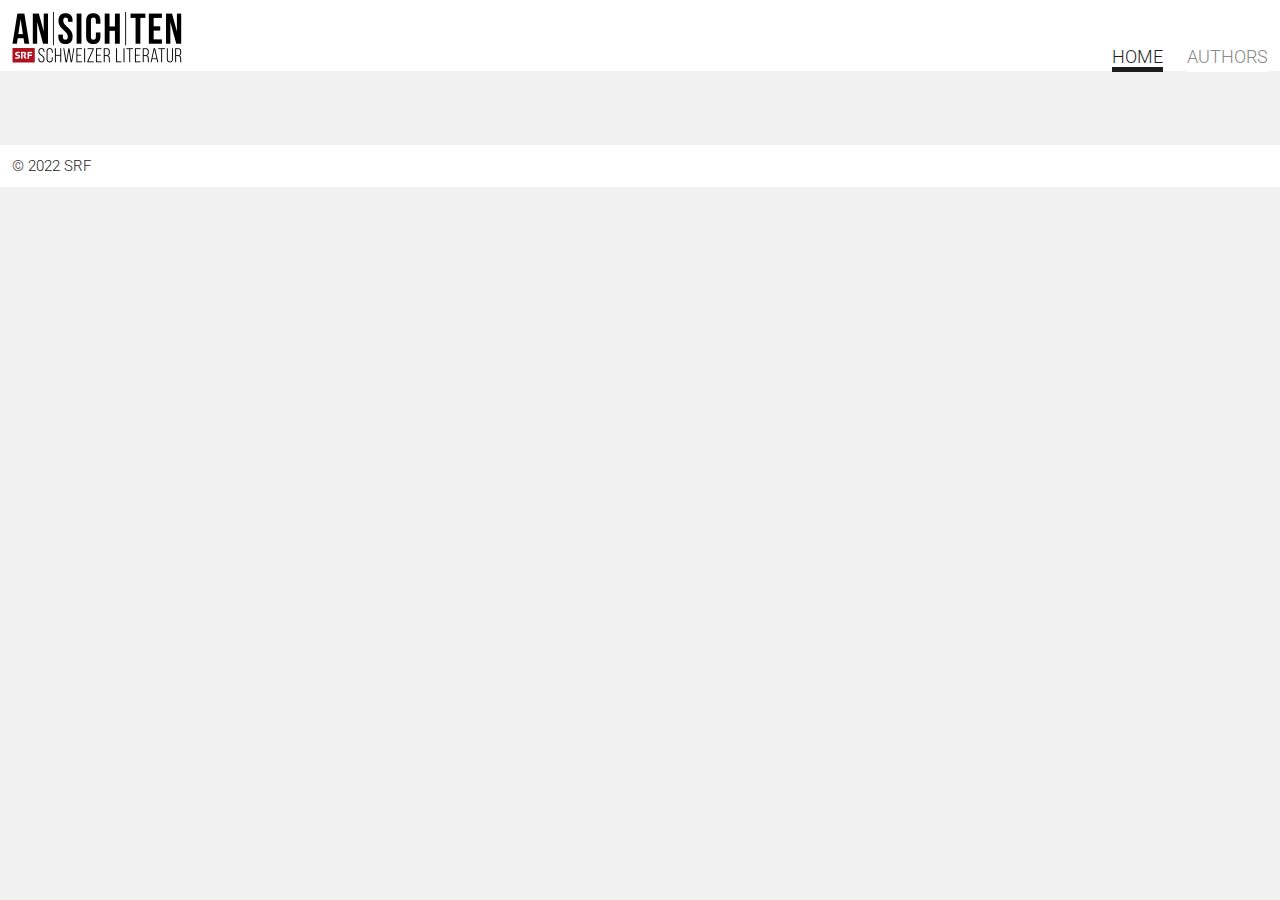
<file: authors/index.html>
<!DOCTYPE html>
<html lang="en">
<head>
    <meta charset="UTF-8">
    <meta http-equiv="X-UA-Compatible" content="IE=edge">
    <meta name="viewport" content="width=device-width, initial-scale=1.0">
    <link rel="preconnect" href="https://fonts.googleapis.com">
    <link rel="preconnect" href="https://fonts.gstatic.com" crossorigin>
    <link href="https://fonts.googleapis.com/css2?family=Roboto:wght@300;400;500;700&display=swap" rel="stylesheet"> 
    <link rel="stylesheet" href="style.css">
    <title>Swiss authors</title>
</head>
<body>
    <header>
        <a href="/"><img src="img/ansichten-literatur-srf-logo.png" alt="Logo Swiss Authors SRF"></a>
        <nav>
            <ul>
                <li class="active"><a href="/">Home</a></li>
                <li><a href="authours.html">Authors</a></li>
            </ul>
        </nav>
    </header>
    <main>
        <h1 class="sr-only">Swiss authors</h1>
        <ul>
            
        </ul>
    </main>
    <footer>
        &copy; 2022 SRF
    </footer>
    <script src="scripts.js"></script>
</body>
</html>
</file>
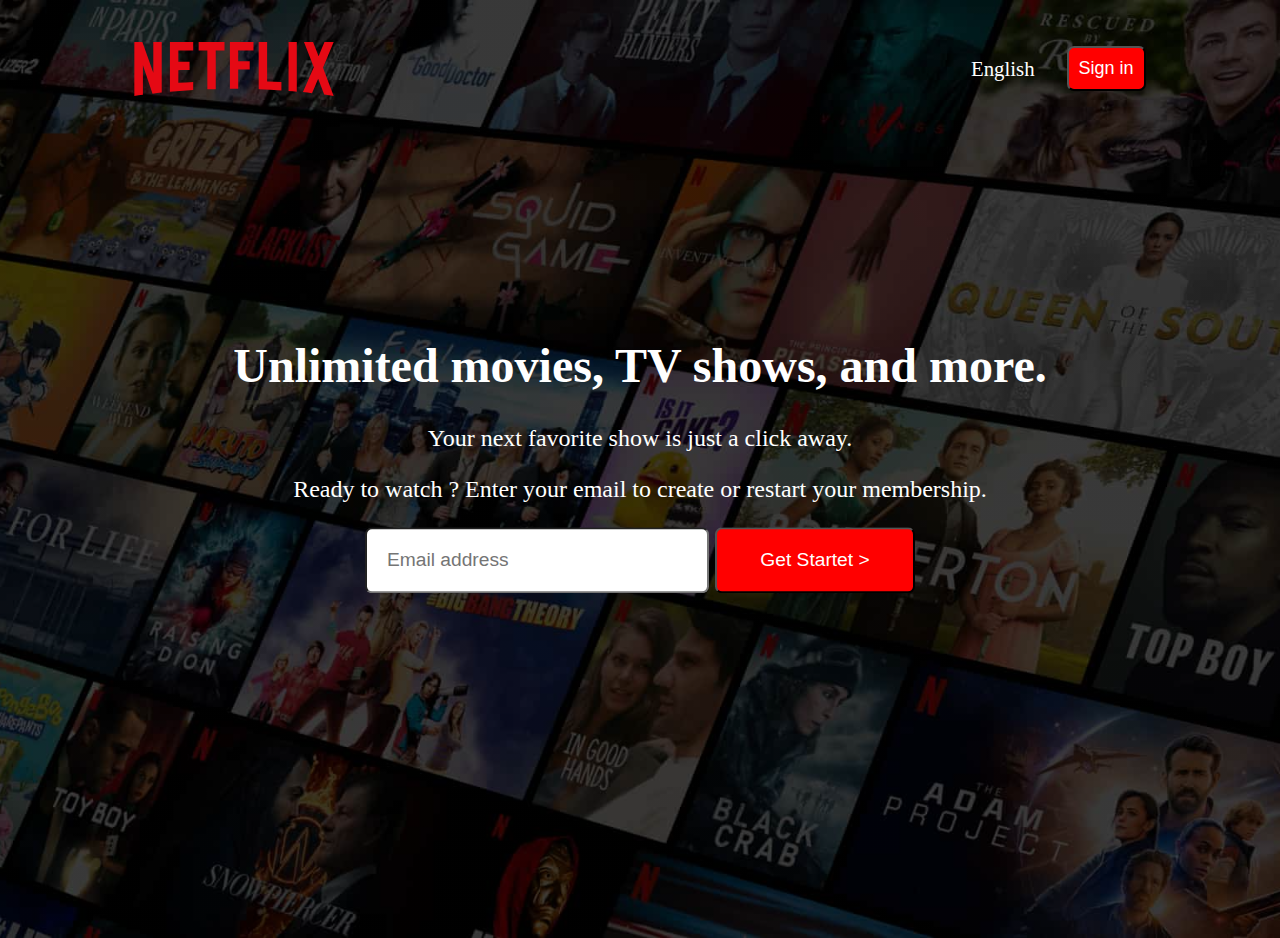
<file: netflix/index.html>
<!DOCTYPE html>
<html lang="en">
<head>
    <meta charset="UTF-8">
    <meta name="viewport" content="width=device-width, initial-scale=1.0">
    <link rel="stylesheet" href="style.css">
    <title>Netflix</title>
</head>
<body>
    <main>
        <nav>
            <img class="logo" src="netflix_logo.svg" alt="netflix-logo">
            <ul class="nav-link">
                <li>English</li>
                <button>Sign in</button>
            </ul>
        
        </nav>
        <section class="hero">
            <h1>Unlimited movies, TV shows, and more.</h1>
            <p>Your next favorite show is just a click away.</p>
            <p>Ready to watch ? Enter your email to create or restart your membership.</p>
            
            <div class="hero-mail">
                <input type="email" name="email" id="email" required placeholder="Email address">
                <button>Get Startet ></button>
            </div>

        </section>


    </main>
    
</body>
</html>
</file>
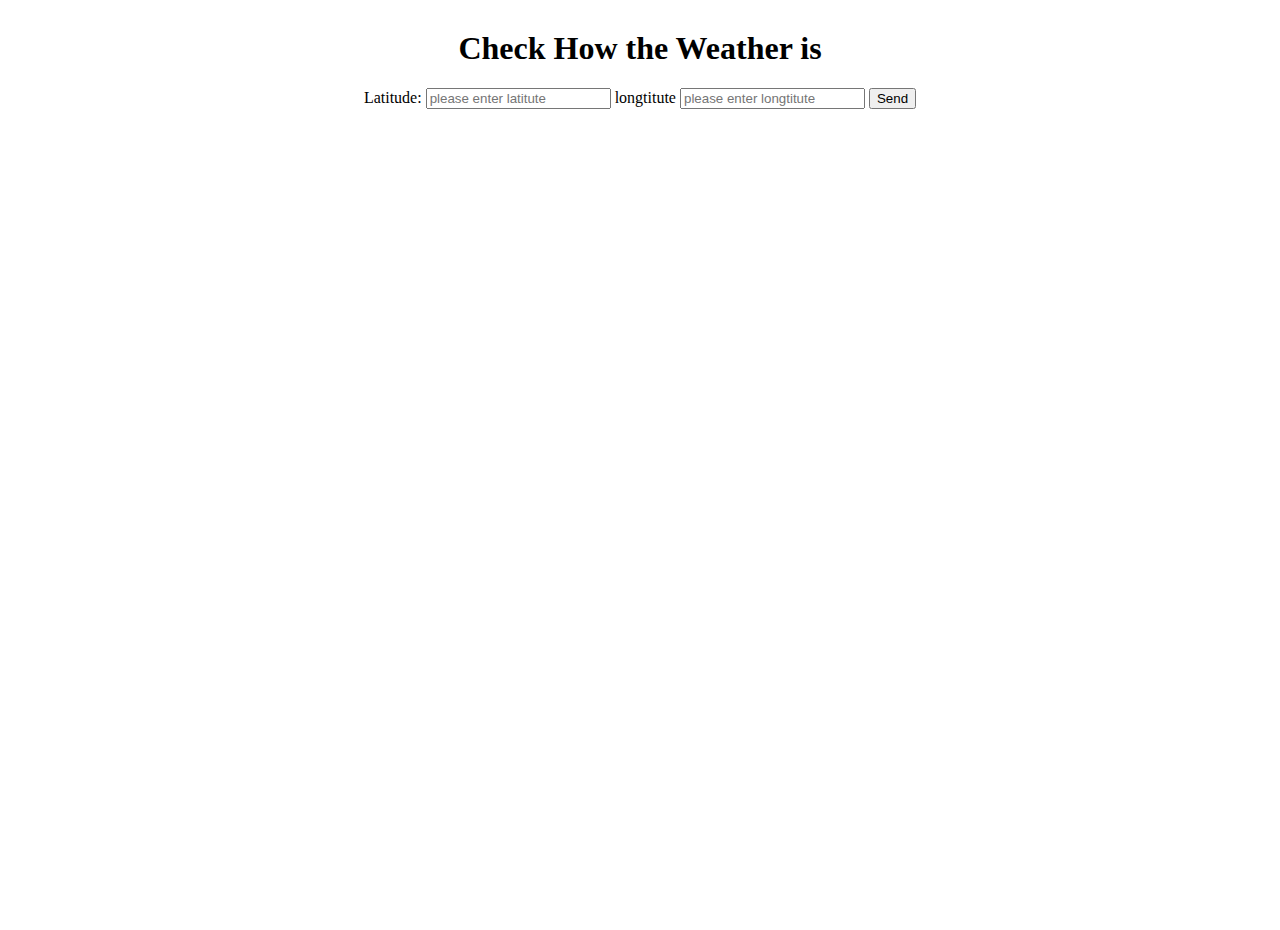
<file: wheather -card/index.html>
<!DOCTYPE html>
<html lang="en">
<head>
    <meta charset="UTF-8">
    <meta name="viewport" content="width=device-width, initial-scale=1.0">
    <link rel="stylesheet" href="style.css">
    <title>Weather card</title>
</head>
<body>
    <main>
        <h1> Check How the Weather is </h1>
        <form>
            <label for="latitude">Latitude:</label>
            <input type="text" name="latitude" id="latitude" placeholder="please enter latitute" required>
            <label for="longtitute" >longtitute</label>
            <input type="text" name="longtitute" id="longtitute" placeholder="please enter longtitute" required>
            <button class = "button" type="submit">Send</button>
        <form>
        <div class = "info">
            
        </div>
    </main>  

    <script src="script.js"></script>
</body>
</html>
</file>
<file: authors/style.css>
html {
    box-sizing: border-box;
    font-size: 0.625em;
}

*, *::before, *::after {
    box-sizing: inherit;
}

* {
    color: #1d1d1b;
    font-family: 'Roboto', Arial, Helvetica, sans-serif;
    font-size: 1.5rem;
}

body {
    background: #f1f1f1;
    margin: 0;
}

a {
    text-decoration: none;
}

img {
    max-width: 100%;
}

header {
    align-items: baseline;
    background: #ffffff;
    display: flex;
    justify-content: space-between;
    padding: 1.2rem 0 0.4rem 1.2rem;
    position: sticky;
}

header img {
    max-width: 17rem;
}

nav ul {
    display: flex;
    list-style: none;
    margin: 0;
    padding: 0;
}

nav li a {
    border-bottom: 5px solid #ffffff;
    color: #888888;
    font-size: 1.8rem;
    font-weight: 300;
    margin: 0 1.2rem;
    text-align: center;
    text-transform: uppercase;
    word-spacing: 2pt;
}

nav li a:hover {
    color: #1d1d1b;
}

nav li.active a {
    border-bottom: 5px solid #1d1d1b;
    color: #1d1d1b;
}

main ul {
    list-style: none;
    margin: 1.2rem;
    padding: 0;
}

main a {
    display: block;
    position: relative;
}

main h2 {
    background: #ffffff;
    bottom: 1rem;
    left: 1rem;
    margin: 0 0 0.5rem 0;
    padding: 1rem;
    position: absolute;
}

main a:hover h2 {
    padding: 1.2rem 2rem 3rem;
    max-width: 33rem;
    width: 93%;
}

main a:hover span {
    display: block;
    border-bottom: 5px solid #1b1b1b;
    font-size: 2.400em;
    font-weight: 300;
    line-height: 1.11;
    padding: 0 0 0.333em 0;
    margin: 0 0 0.417em 0;
}

main a:hover span::after {
    bottom: 1rem;
    content: "\2BC0 \2BC0 \2BC0";
    display: block;
    font-size: 1.5rem;
    position: absolute;
}

main ul { 
    display: grid;
    gap: 1rem;
}

main li:nth-of-type(1) {
    grid-area: img1;
}

main li:nth-of-type(2) {
    grid-area: img2;
}

main li:nth-of-type(3) {
    grid-area: img3;
}

main li:nth-of-type(4) {
    grid-area: img4;
}

main li:nth-of-type(5) {
    grid-area: img5;
}

main li:nth-of-type(6) {
    grid-area: img6;
}

main li:nth-of-type(7) {
    grid-area: img7;
}

main li:nth-of-type(8) {
    grid-area: img8;
}

main li:nth-of-type(9) {
    grid-area: img9;
}

main li:nth-of-type(10) {
    grid-area: img10;
}

main li:nth-of-type(11) {
    grid-area: img11;
}

main li:nth-of-type(12) {
    grid-area: img12;
}

footer {
    background: #ffffff;
    font-weight: 300;
    padding: 1.2rem;
}

.sr-only:not(:focus):not(:active) {
    clip: rect(0 0 0 0); 
    clip-path: inset(50%);
    height: 1px;
    overflow: hidden;
    position: absolute;
    white-space: nowrap; 
    width: 1px;
}

/* min-width 751px, medium screens */
@media only screen and (min-width: 46.938em) {
	main ul {
        grid-template-areas: 
        'img1 img2'
        'img3 img3'
        'img3 img3'
        'img4 img4'
        'img4 img4'
        'img5 img6'
        'img7 img8'
        'img9 img9'
        'img9 img9'
        'img10 img10'
        'img10 img10'
        'img11 img12';
    }
}

/* min-width 1025px, large screens */
@media only screen and (min-width: 64.063em) {
	main ul {
        grid-template-areas: 
            'img1 img2 img2 img3 img3'
            'img4 img2 img2 img3 img3'
            'img5 img5 img6 img6 img7'
            'img5 img5 img6 img6 img8'
            'img9 img10 img10 img11 img11'
            'img12 img10 img10 img11 img11'
    }
}
</file>
<file: netflix/style.css>
body {
    background: linear-gradient(rgba(0, 0, 0, 0.7), rgba(0, 0, 0, 0.7)), 
                url('background.jpg') center center / cover no-repeat;
    color: #fff; 
    min-height: 100vh; 
    
}


main {
    width: 80%;
    margin: 0 auto;
}

nav {
    margin-top: 30px;
    display: flex;
    justify-content: space-between;
    align-items: center;
}


nav img {
    width: 200px;
    
}

.nav-link {
    display: flex;
    justify-content: space-between;
    align-items: center;
    gap: 2rem;
}

.nav-link li {
    list-style-type: none;
    font-size: 1.3rem;
}

.nav-link button {
    background-color: red;
    color: #fff;
    font-size: large;
    padding: 10px;
    border-radius: 7px;
    transition: background-color 0.2s;

}




.hero {
    position: absolute;
    top: 50%;
    left: 50%;
    transform: translate(-50%, -50%);
    text-align: center;
    width: 80%;
    font-size: 1.5rem;
}

.hero-mail input {
    padding: 20px;
    width: 300px;
    font-size: 1.2rem;
    border-radius: 7px;
}

.hero-mail button {
    padding: 20px;
    width: 200px;
    font-size: 1.2rem;
    color:#fff;
    background-color: red;
    transition: background-color 0.2s;
    border-radius: 7px;
}


button:hover {
    background-color: rgb(128, 30, 30);
}
</file>
<file: wheather -card/style.css>
*::after::before {
    box-sizing: border-box;
}

body {
    margin: 0;
    padding: 0;
    height: 100vh;
}

main {
    width: 80%;
    margin: 30px auto;
    text-align: center;
}

.info {
    margin: 30px auto;
    text-align: center;
}
</file>
